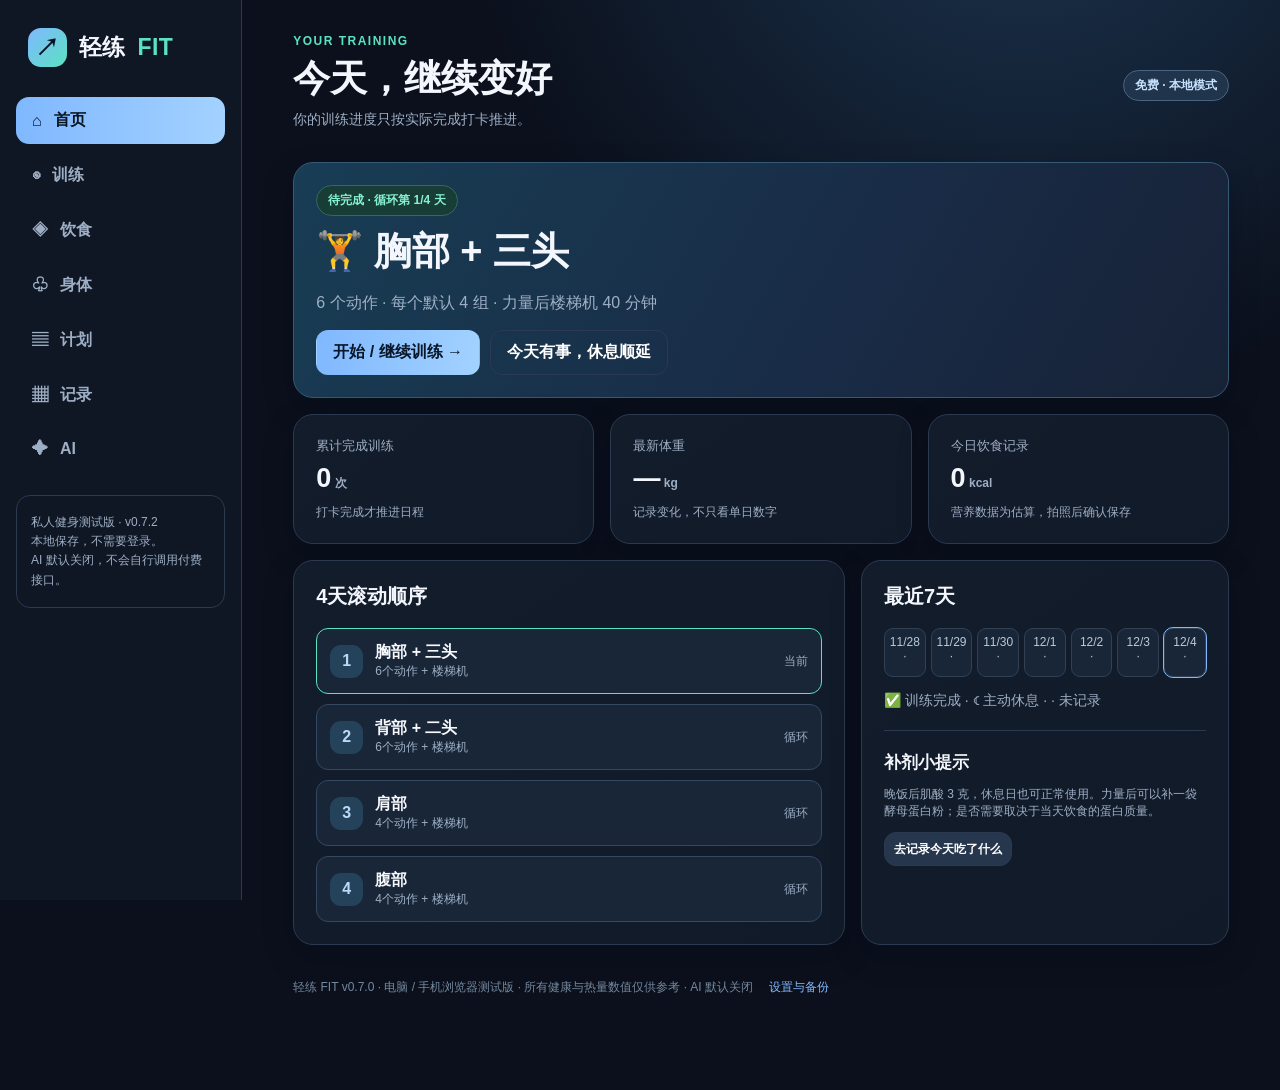
<file: index.html>
<!doctype html>
<html lang="zh-CN"><head><meta charset="UTF-8"><meta name="viewport" content="width=device-width,initial-scale=1,viewport-fit=cover"><title>轻练 FIT · 健身记录</title>
<style>
:root{--bg:#0b101c;--panel:#131c2b;--panel2:#1b273a;--line:#2b3a51;--text:#f3f6fc;--sub:#9eafc5;--blue:#80b8ff;--aqua:#5ae2c2;--orange:#ffbd80;--red:#fd929b;--shadow:0 12px 30px #03091640}*{box-sizing:border-box}body{margin:0;background:radial-gradient(circle at 80% -15%,#1c3550 0,transparent 35%),var(--bg);font-family:Inter,-apple-system,BlinkMacSystemFont,'Segoe UI','Microsoft Yahei',sans-serif;color:var(--text)}button,input,select,textarea{font:inherit}button{cursor:pointer}a{color:var(--blue)}.shell{display:grid;grid-template-columns:242px minmax(0,1fr);min-height:100vh}.sidebar{background:#101826e8;border-right:1px solid var(--line);padding:28px 16px;position:sticky;top:0;height:100vh}.brand{display:flex;align-items:center;gap:12px;padding:0 12px 30px;font-size:23px;font-weight:900;letter-spacing:.3px}.brandmark{display:grid;place-items:center;width:39px;height:39px;background:linear-gradient(135deg,var(--blue),var(--aqua));border-radius:13px;color:#081321;font-size:24px}.nav{display:grid;gap:8px}.navbtn{border:0;border-radius:13px;padding:13px 16px;display:flex;align-items:center;gap:12px;color:var(--sub);background:transparent;text-align:left;font-weight:650}.navbtn:hover{background:#223047;color:white}.navbtn.active{color:#081421;background:linear-gradient(90deg,var(--blue),#a3d2ff)}.sidehint{padding:17px 14px;line-height:1.6;color:var(--sub);font-size:12px;margin-top:24px;border:1px solid var(--line);border-radius:14px}.main{padding:34px clamp(18px,4vw,60px) 90px;max-width:1480px;width:100%;margin:auto}.pagebar{display:flex;align-items:center;justify-content:space-between;gap:14px;margin-bottom:26px}.eyebrow{font-size:12px;font-weight:800;letter-spacing:1.5px;color:var(--aqua)}h1{font-size:clamp(25px,3vw,37px);margin:6px 0}h2{font-size:20px;margin:0 0 18px}h3{margin:0 0 10px;font-size:17px}.muted{color:var(--sub)}.small{font-size:12px}.lead{font-size:14px;color:var(--sub);margin:7px 0}.chip{display:inline-flex;align-items:center;gap:5px;border:1px solid #486481;background:#20344c;color:#c7e1ff;padding:6px 11px;border-radius:20px;font-size:12px;font-weight:700}.chip.green{border-color:#336a5c;background:#183c36;color:#86f1d0}.chip.warn{border-color:#7d5b3f;background:#433020;color:#ffd0a4}.grid{display:grid;grid-template-columns:repeat(3,minmax(0,1fr));gap:16px}.cols2{display:grid;grid-template-columns:1.5fr 1fr;gap:16px}.card{background:linear-gradient(145deg,var(--panel),#111a28);border:1px solid var(--line);border-radius:20px;padding:22px;box-shadow:var(--shadow)}.hero{background:linear-gradient(120deg,#183d54 0%,#192b46 60%,#172236 100%);border-color:#345a76}.heroTitle{font-size:clamp(23px,3vw,38px);font-weight:850;line-height:1.35;margin:10px 0}.stat{font-size:27px;font-weight:850;margin:8px 0}.statlabel{font-size:13px;color:var(--sub)}.row{display:flex;align-items:center;gap:10px}.between{justify-content:space-between}.wrap{flex-wrap:wrap}.gap{height:16px}.btn{border:1px solid var(--line);background:#26364c;color:white;padding:11px 16px;border-radius:12px;font-weight:750;min-height:43px}.btn:hover{filter:brightness(1.12)}.btn.primary{background:linear-gradient(100deg,var(--blue),#a2d2ff);border-color:transparent;color:#091729}.btn.mint{background:var(--aqua);border:0;color:#092623}.btn.ghost{background:transparent}.btn.danger{background:#502b34;border-color:#79505a;color:#ffbdc6}.btn.sm{padding:6px 9px;font-size:12px;min-height:34px}.btn.block{width:100%}.btn:disabled{opacity:.45;cursor:not-allowed}.pill{padding:8px 12px;border-radius:13px;background:#1c2b3d;color:#bdd0e5;font-size:13px}.list{display:grid;gap:11px}.exercise{background:#192537;border:1px solid #304159;padding:17px;border-radius:16px}.exTop{display:flex;justify-content:space-between;align-items:center;gap:12px}.count{background:#294760;color:#a7ddff;border-radius:10px;padding:7px 10px;font-weight:900}.setrow{display:flex;gap:7px;align-items:center;flex-wrap:wrap;margin-top:14px}.setbtn{border:1px solid #46607a;border-radius:10px;background:#26384e;color:white;padding:9px 11px;font-size:12px;min-width:44px}.setbtn.done{background:#175947;border-color:#388e78;color:#a7ffe0}.setinput{width:75px;text-align:center;background:#101c2d;border:1px solid #40536b;border-radius:8px;color:white;padding:8px 4px;font-size:12px}.field{display:grid;gap:6px}.field label{font-size:12px;color:#bad0e6}.field input,.field select,.field textarea{width:100%;background:#0f1a2a;border:1px solid #40516a;padding:11px 12px;color:white;border-radius:10px;outline-color:var(--blue)}.field textarea{min-height:130px;resize:vertical}.formgrid{display:grid;grid-template-columns:repeat(2,1fr);gap:12px}.spaced{margin-top:15px}.divider{height:1px;background:var(--line);margin:20px 0}.note{padding:13px 15px;border:1px solid #37606b;border-radius:13px;background:#14303d;font-size:13px;color:#c3e9e5;line-height:1.7}.warning{padding:12px 15px;border:1px solid #74563a;border-radius:13px;background:#362719;font-size:13px;color:#f7d5aa}.empty{padding:28px;text-align:center;border:1px dashed #40516a;border-radius:15px;color:var(--sub)}.routine{display:grid;gap:10px}.daymini{display:flex;align-items:center;gap:12px;padding:13px;background:#182638;border:1px solid #354861;border-radius:12px}.daymini.current{border-color:var(--aqua)}.dot{width:33px;height:33px;border-radius:11px;display:grid;place-items:center;background:#24435b;color:#b8d9f8;font-weight:900}.floatright{margin-left:auto}.bigicon{font-size:29px}.chart{width:100%;height:230px;border-radius:12px;background:#101b2a;border:1px solid #283950}.photoGrid{display:grid;grid-template-columns:repeat(auto-fill,minmax(130px,1fr));gap:12px}.photo{border-radius:12px;overflow:hidden;background:#152438;border:1px solid #3b4b60}.photo img{width:100%;height:170px;object-fit:cover;display:block}.photo .label{padding:8px;font-size:12px;color:var(--sub)}.bottomnav{display:none}.split{display:grid;grid-template-columns:repeat(2,minmax(0,1fr));gap:14px}.chat{height:310px;overflow:auto;padding:12px;border-radius:13px;background:#0d1726;border:1px solid #33475b;display:flex;flex-direction:column;gap:12px}.bubble{max-width:91%;padding:11px 13px;border-radius:15px;background:#26384c;line-height:1.65;font-size:14px;white-space:pre-wrap;word-break:break-word}.bubble.me{align-self:flex-end;background:#244f59}.bubble.ai{align-self:flex-start}.switch{appearance:none;width:47px;height:26px;border-radius:99px;background:#516075;position:relative;cursor:pointer;border:0;flex-shrink:0}.switch:checked{background:#4cc6ac}.switch:after{content:'';position:absolute;left:4px;top:4px;width:18px;height:18px;border-radius:50%;background:white;transition:transform .2s}.switch:checked:after{transform:translateX(21px)}.toast{position:fixed;right:22px;bottom:24px;background:#225446;color:white;padding:12px 18px;border-radius:12px;border:1px solid #468e7b;z-index:20;box-shadow:var(--shadow)}.minorheading{font-size:14px;font-weight:750;color:#b1c9e2;margin-bottom:8px}.foot{margin-top:30px;font-size:12px;color:#74889f}strong{color:#f6f8fc}.miniProgress{height:8px;background:#304157;border-radius:99px;overflow:hidden}.miniProgress span{display:block;height:100%;background:linear-gradient(90deg,var(--blue),var(--aqua))}summary{cursor:pointer}.calendar{display:grid;grid-template-columns:repeat(7,minmax(0,1fr));gap:5px}.calcell{background:#182638;border:1px solid #304156;border-radius:9px;min-height:49px;text-align:center;padding:6px 2px;font-size:12px;color:#b9cada}.calcell.done{background:#1b4b44;border-color:#2e9a7e}.calcell.rest{background:#4b3b29;border-color:#8e663e}.calcell.today{outline:1px solid var(--blue)}.calhead{font-size:11px;text-align:center;color:var(--sub);padding-bottom:7px}.textbtn{border:0;background:none;color:var(--blue);padding:4px}.mutedbar{font-size:12px;color:#8194ab;margin-top:8px} @media(max-width:950px){.shell{display:block}.sidebar{display:none}.main{padding:20px 16px 105px}.bottomnav{display:flex;position:fixed;bottom:0;left:0;right:0;z-index:10;background:#101826ed;border-top:1px solid var(--line);padding:8px 4px max(8px,env(safe-area-inset-bottom));justify-content:space-around;backdrop-filter:blur(12px)}.bottomnav .navbtn{font-size:10px;padding:8px 5px;flex-direction:column;gap:4px;min-width:49px;align-items:center}.bottomnav .navbtn span:first-child{font-size:19px}.grid{grid-template-columns:repeat(2,minmax(0,1fr))}.cols2{grid-template-columns:1fr}}@media(max-width:560px){.grid,.split,.formgrid{grid-template-columns:1fr}.card{padding:17px}.heroTitle{font-size:25px}.pagebar{align-items:flex-start}.stat{font-size:24px}.exTop{align-items:start}.setinput{width:70px}.main{padding-left:12px;padding-right:12px}}
.bottomnav .navbtn{min-width:0;flex:1}.photo img{background:#0b101c}button:focus-visible{outline:2px solid var(--aqua);outline-offset:3px}</style><link rel="stylesheet" href="training-details.css"><link rel="stylesheet" href="nutrition.css"><link rel="stylesheet" href="mobile.css"><link rel="stylesheet" href="meal-photo.css"></head><body><header id="fitAppBar" class="fit-appbar"><button class="textbtn" data-fit-mobile="back" aria-label="返回首页" hidden>‹ 返回</button><strong data-fit-app-title>轻练 FIT</strong><button class="btn sm" data-tab="settings">设置与备份</button></header><div class="shell"><aside class="sidebar"><div class="brand"><div class="brandmark">↗</div>轻练 <span style="color:var(--aqua)">FIT</span></div><nav class="nav" id="desktopNav"></nav><div class="sidehint">私人健身测试版 · v0.7.2<br>本地保存，不需要登录。<br>AI 默认关闭，不会自行调用付费接口。</div></aside><main class="main"><div id="app"></div></main></div><nav id="bottomNav" class="bottomnav"></nav><div id="toastbox"></div><script src="mobile-bootstrap.js"></script><script src="app.js"></script><script src="exercise-guides.js"></script><script src="training-details.js"></script><script src="food-database.js"></script><script src="nutrition.js"></script><script src="enhancements.js"></script><script src="mobile-app.js"></script>
<script src="mobile-ai.js"></script><script src="meal-photo.js"></script></body></html>
</file>
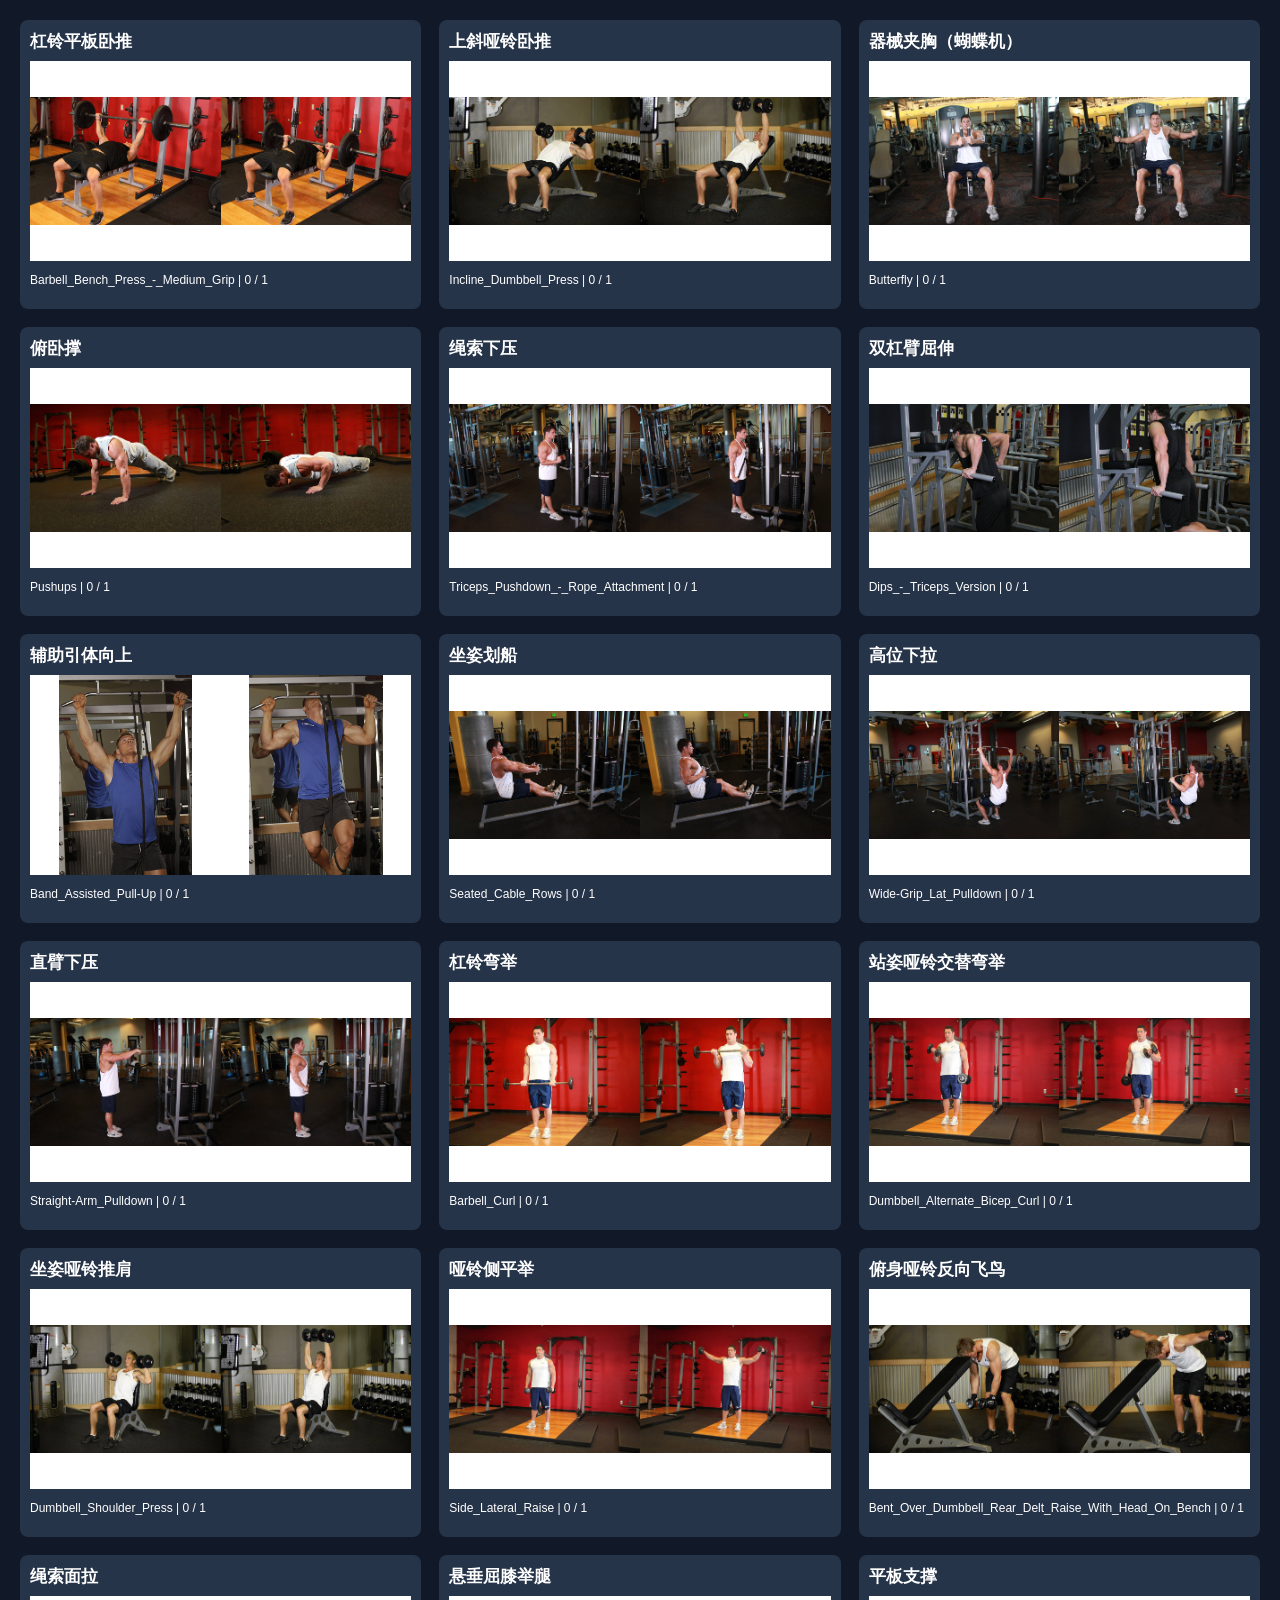
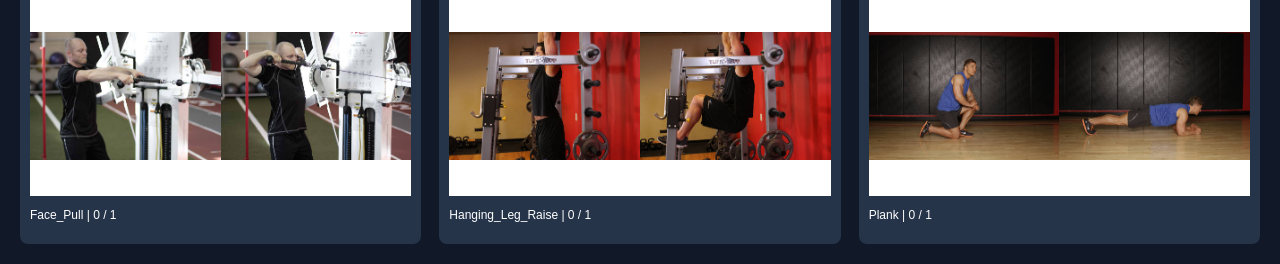
<file: asset-review.html>
<!doctype html><html><meta charset="utf-8"><style>body{font:18px sans-serif;background:#111827;color:white;margin:20px}main{display:grid;grid-template-columns:repeat(3,1fr);gap:18px}article{background:#263449;padding:10px;border-radius:8px}h2{font-size:17px;margin:0 0 8px}div{display:flex;background:white}img{width:50%;height:200px;object-fit:contain}p{font-size:12px}</style><main><article><h2>杠铃平板卧推</h2><div><img src="assets/exercises/Barbell_Bench_Press_-_Medium_Grip/0.jpg"><img src="assets/exercises/Barbell_Bench_Press_-_Medium_Grip/1.jpg"></div><p>Barbell_Bench_Press_-_Medium_Grip | 0 / 1</p></article><article><h2>上斜哑铃卧推</h2><div><img src="assets/exercises/Incline_Dumbbell_Press/0.jpg"><img src="assets/exercises/Incline_Dumbbell_Press/1.jpg"></div><p>Incline_Dumbbell_Press | 0 / 1</p></article><article><h2>器械夹胸（蝴蝶机）</h2><div><img src="assets/exercises/Butterfly/0.jpg"><img src="assets/exercises/Butterfly/1.jpg"></div><p>Butterfly | 0 / 1</p></article><article><h2>俯卧撑</h2><div><img src="assets/exercises/Pushups/0.jpg"><img src="assets/exercises/Pushups/1.jpg"></div><p>Pushups | 0 / 1</p></article><article><h2>绳索下压</h2><div><img src="assets/exercises/Triceps_Pushdown_-_Rope_Attachment/0.jpg"><img src="assets/exercises/Triceps_Pushdown_-_Rope_Attachment/1.jpg"></div><p>Triceps_Pushdown_-_Rope_Attachment | 0 / 1</p></article><article><h2>双杠臂屈伸</h2><div><img src="assets/exercises/Dips_-_Triceps_Version/0.jpg"><img src="assets/exercises/Dips_-_Triceps_Version/1.jpg"></div><p>Dips_-_Triceps_Version | 0 / 1</p></article><article><h2>辅助引体向上</h2><div><img src="assets/exercises/Band_Assisted_Pull-Up/0.jpg"><img src="assets/exercises/Band_Assisted_Pull-Up/1.jpg"></div><p>Band_Assisted_Pull-Up | 0 / 1</p></article><article><h2>坐姿划船</h2><div><img src="assets/exercises/Seated_Cable_Rows/0.jpg"><img src="assets/exercises/Seated_Cable_Rows/1.jpg"></div><p>Seated_Cable_Rows | 0 / 1</p></article><article><h2>高位下拉</h2><div><img src="assets/exercises/Wide-Grip_Lat_Pulldown/0.jpg"><img src="assets/exercises/Wide-Grip_Lat_Pulldown/1.jpg"></div><p>Wide-Grip_Lat_Pulldown | 0 / 1</p></article><article><h2>直臂下压</h2><div><img src="assets/exercises/Straight-Arm_Pulldown/0.jpg"><img src="assets/exercises/Straight-Arm_Pulldown/1.jpg"></div><p>Straight-Arm_Pulldown | 0 / 1</p></article><article><h2>杠铃弯举</h2><div><img src="assets/exercises/Barbell_Curl/0.jpg"><img src="assets/exercises/Barbell_Curl/1.jpg"></div><p>Barbell_Curl | 0 / 1</p></article><article><h2>站姿哑铃交替弯举</h2><div><img src="assets/exercises/Dumbbell_Alternate_Bicep_Curl/0.jpg"><img src="assets/exercises/Dumbbell_Alternate_Bicep_Curl/1.jpg"></div><p>Dumbbell_Alternate_Bicep_Curl | 0 / 1</p></article><article><h2>坐姿哑铃推肩</h2><div><img src="assets/exercises/Dumbbell_Shoulder_Press/0.jpg"><img src="assets/exercises/Dumbbell_Shoulder_Press/1.jpg"></div><p>Dumbbell_Shoulder_Press | 0 / 1</p></article><article><h2>哑铃侧平举</h2><div><img src="assets/exercises/Side_Lateral_Raise/0.jpg"><img src="assets/exercises/Side_Lateral_Raise/1.jpg"></div><p>Side_Lateral_Raise | 0 / 1</p></article><article><h2>俯身哑铃反向飞鸟</h2><div><img src="assets/exercises/Bent_Over_Dumbbell_Rear_Delt_Raise_With_Head_On_Bench/0.jpg"><img src="assets/exercises/Bent_Over_Dumbbell_Rear_Delt_Raise_With_Head_On_Bench/1.jpg"></div><p>Bent_Over_Dumbbell_Rear_Delt_Raise_With_Head_On_Bench | 0 / 1</p></article><article><h2>绳索面拉</h2><div><img src="assets/exercises/Face_Pull/0.jpg"><img src="assets/exercises/Face_Pull/1.jpg"></div><p>Face_Pull | 0 / 1</p></article><article><h2>悬垂屈膝举腿</h2><div><img src="assets/exercises/Hanging_Leg_Raise/0.jpg"><img src="assets/exercises/Hanging_Leg_Raise/1.jpg"></div><p>Hanging_Leg_Raise | 0 / 1</p></article><article><h2>平板支撑</h2><div><img src="assets/exercises/Plank/0.jpg"><img src="assets/exercises/Plank/1.jpg"></div><p>Plank | 0 / 1</p></article></main></html>
</file>
<file: training-details.css>
.training-heading{margin:0 0 24px}.training-heading>p:first-child{font-size:13px;margin:0 0 4px}.training-heading h1{margin:0 0 8px}.training-overview{display:grid;grid-template-columns:1fr auto;gap:18px;background:#17283a;border:1px solid #35536a;border-radius:18px;padding:22px}.training-overview h2{font-size:26px;margin:9px 0}.training-overview p{margin:0;font-size:13px}.training-day{color:#a8d7f9;font-size:13px;font-weight:650}.training-progress{display:flex;flex-direction:column;justify-content:center;align-items:flex-end;gap:4px}.training-progress>strong{font-size:34px;font-variant-numeric:tabular-nums}.training-progress strong span{font-size:18px;color:var(--sub)}.training-progress>span{font-size:12px;color:var(--sub)}.training-overview .miniProgress{grid-column:1/-1;height:5px}.training-toolbar{display:flex;align-items:center;flex-wrap:wrap;gap:12px;margin:15px 0 24px}.training-layout{display:grid;grid-template-columns:minmax(0,1fr) 300px;align-items:start;gap:22px}.exercise-cards{display:grid;gap:24px;min-width:0}.exercise-card{min-width:0;overflow:hidden;background:#151f2f;border:1px solid #34445b;border-radius:18px}.exercise-card.is-complete{border-color:#4d9787}.exercise-card-heading{display:flex;align-items:center;gap:10px;padding:18px}.exercise-card-heading h2{font-size:19px;line-height:1.4;margin:0;flex:1}.exercise-order{color:#8ea6bc;font-size:13px;font-weight:700;min-width:22px}.exercise-state{font-size:11px;white-space:nowrap;color:#b9c8d8;border:1px solid #4a5c71;border-radius:20px;padding:5px 9px}.exercise-state.is-complete{color:#9debd6;background:#21483e;border-color:#438572}.exercise-media{display:grid;grid-template-columns:repeat(2,minmax(0,1fr));gap:1px;background:#d7dfe5}.exercise-media figure{margin:0;min-width:0;background:#f2f4f6}.exercise-media a{display:block;background:#fff}.exercise-media img{width:100%;height:auto;aspect-ratio:1.35;object-fit:contain;display:block}.exercise-media figcaption{padding:9px 6px;text-align:center;color:#344255;font-size:12px;font-weight:650}.exercise-media-single,.exercise-media-reference{grid-template-columns:1fr}.exercise-media-single img{aspect-ratio:2;max-height:310px}.exercise-media-reference img{aspect-ratio:auto;height:auto;max-height:none}.exercise-media-reference figcaption{font-size:11px}.exercise-media-pending{min-height:170px;display:flex;flex-direction:column;justify-content:center;align-items:center;gap:8px;text-align:center;border-block:1px dashed #56667a;color:var(--sub);background:#0f1927;padding:20px}.exercise-media-pending span{font-size:32px}.exercise-media-pending p{margin:0;font-size:12px}.exercise-card-body{padding:18px}.exercise-target{font-size:20px;font-weight:750;color:#d7ebfc;margin-bottom:14px}.exercise-cues{font-size:13px;line-height:1.85;color:#aebed0;margin:0 0 18px;padding-left:18px}.exercise-complete-button{display:flex;justify-content:center;align-items:center;gap:10px;min-height:48px;width:100%;padding:12px;border:1px solid #56708a;border-radius:11px;background:#23364b;color:#e1edf7;font-weight:700;font-size:14px;touch-action:manipulation}.exercise-complete-button span{font-size:22px;line-height:1}.exercise-complete-button.is-complete{border-color:#4a9c83;background:#1e4c40;color:#b5f5df}.exercise-complete-button:active{transform:scale(.99)}.legacy-draft-note{font-size:11px;color:#d0c3a5}.training-side{position:sticky;top:22px;display:grid;gap:16px}.training-side .card{border-radius:16px;padding:20px;box-shadow:none;background:#131e2e}.training-side h2{font-size:17px;margin-bottom:14px}.cardio-target{font-size:13px;color:var(--sub)}.cardio-target strong{font-size:38px;font-variant-numeric:tabular-nums;margin-right:5px}.training-supplement{font-size:12px;line-height:1.8;color:var(--sub);padding:0 4px;margin:0}.training-submit{border-top:1px solid #3c5067;padding-top:18px}.training-submit>span{display:block;color:var(--sub);font-size:13px;margin-bottom:10px}.training-submit button{min-height:52px}.training-submit p{font-size:11px;text-align:center;color:var(--sub);line-height:1.6}.training-cycle-choice{padding-block:32px}.training-cycle-choice .row{margin-top:24px}
@media(max-width:1150px){.training-layout{grid-template-columns:minmax(0,1fr) 260px}.training-overview{padding:19px}.training-side .card{padding:17px}}
@media(max-width:950px){.training-heading{margin-bottom:18px}.training-layout{grid-template-columns:1fr}.training-side{position:static;grid-template-columns:1fr}.training-supplement,.training-submit{grid-column:1/-1}.training-side .training-submit{margin-bottom:6px}.training-overview h2{font-size:25px}.training-submit button{font-size:16px}.training-overview{padding:18px}}
@media(max-width:560px){.training-heading h1{font-size:28px}.training-layout{gap:22px}.exercise-card-heading{padding:15px 13px;gap:8px}.exercise-card-heading h2{font-size:17px}.exercise-order{font-size:12px;min-width:18px}.exercise-card-body{padding:16px}.exercise-target{font-size:19px}.exercise-cues{font-size:12px;line-height:1.9}.exercise-state{font-size:10px;padding:5px 8px}.exercise-media img{aspect-ratio:1.1}.exercise-media-single img{aspect-ratio:1.75}.exercise-media-reference img{aspect-ratio:auto}.exercise-media figcaption{font-size:11px}.exercise-cards{gap:20px}.training-side{grid-template-columns:1fr}.training-supplement,.training-submit{grid-column:auto}.training-overview{gap:14px}.training-overview h2{font-size:24px}.training-progress>strong{font-size:30px}.training-progress strong span{font-size:16px}.training-toolbar .small{margin-left:auto;font-size:11px}.training-submit{background:#0e1826;border:1px solid #30465e;border-radius:14px;padding:18px}.training-submit p{margin-bottom:0}}
@media(prefers-reduced-motion:reduce){.exercise-complete-button:active{transform:none}}
.cardio-clock{border-top:1px solid #33485e;margin-top:18px;padding-top:10px}.cardio-clock output{display:block;font-size:34px;font-weight:750;font-variant-numeric:tabular-nums;margin:8px 0 16px;color:#d7ebfc}.cardio-clock .row{gap:8px}.cardio-clock .small{line-height:1.7}

.exercise-technique{scroll-margin-top:80px;border:1px solid #354b60;border-radius:12px;background:#111e2d;margin:0 0 18px;overflow:hidden}.exercise-technique>summary{display:flex;align-items:center;justify-content:space-between;gap:12px;min-height:58px;padding:13px 14px;list-style:none;touch-action:manipulation}.exercise-technique>summary::-webkit-details-marker{display:none}.exercise-technique>summary strong{font-size:14px;font-weight:700;color:#dcebf8}.exercise-technique>summary small{display:block;margin-top:4px;color:#a2b5c9;font-size:11px;line-height:1.5}.exercise-technique>summary:focus-visible{outline:2px solid var(--aqua);outline-offset:-3px;border-radius:10px}.exercise-technique[open]>summary{border-bottom:1px solid #354b60;background:#192b3d}.technique-chevron{font-size:23px;line-height:1;color:#a3cce1;flex-shrink:0}.exercise-technique[open] .technique-chevron{transform:rotate(180deg)}.technique-body{padding:4px 14px 15px;overflow-wrap:anywhere}.technique-target{font-size:13px;line-height:1.8;color:#cfdeed;padding:11px 0 13px;margin:0}.technique-target>span{display:block;font-size:11px;color:#91b8c8;margin-bottom:4px}.technique-sections{margin:0}.technique-section{padding:13px 0;border-top:1px solid #2a3d51;display:grid;grid-template-columns:100px minmax(0,1fr);gap:12px}.technique-section dt{font-size:12px;font-weight:700;color:#a9d9d0;line-height:1.9}.technique-section dd{margin:0;min-width:0}.technique-section ul{margin:0;padding-left:18px;font-size:13px;line-height:1.95;color:#c1cfe0}.technique-section li+li{margin-top:6px}.technique-note{font-size:12px;line-height:1.85;color:#d7ceae;background:#292b27;border-left:2px solid #a39667;padding:10px 11px;margin:0 0 10px}.technique-sources{display:grid;gap:7px;border-top:1px solid #2a3d51;padding-top:13px;font-size:11px;line-height:1.65}.technique-sources>span{color:#8da3b9}.technique-sources a{color:#a9cde4;text-decoration:underline;text-underline-offset:3px}.exercise-technique-pending{font-size:12px;line-height:1.8;color:#b8ad91;margin:0 0 18px}.exercise-card{scroll-margin-top:80px}
@media(max-width:560px){.technique-section{grid-template-columns:minmax(0,1fr);gap:5px;padding:12px 0}.technique-section ul{font-size:12px;line-height:1.95}.technique-body{padding:3px 12px 13px}.exercise-technique>summary{padding:12px}.technique-target{font-size:12px}}
</file>
<file: nutrition.css>
.nutrition-stats{display:grid;grid-template-columns:repeat(3,minmax(0,1fr));gap:14px}.nutrition-stats .stat small{font-size:13px;font-weight:500;color:var(--sub)}.nutrition-stats p{line-height:1.6}.nutrition-modes{display:flex;gap:8px;padding:5px;background:#101b29;border:1px solid #35475e;border-radius:12px}.nutrition-modes button{flex:1;min-height:46px;border:0;border-radius:9px;color:#b4c6da;background:transparent;font-weight:700}.nutrition-modes button.active{background:#294c64;color:#e3f5ff}.nutrition-layout{display:grid;grid-template-columns:minmax(0,1.15fr) minmax(0,1fr);gap:18px;align-items:start}.nutrition-tools-column{display:grid;gap:16px;min-width:0}.nutrition-tools{display:grid;gap:16px}.nutrition-results{display:grid;gap:7px;max-height:300px;overflow:auto}.nutrition-result{display:flex;align-items:center;justify-content:space-between;gap:10px;border:1px solid #344d65;border-radius:9px;padding:12px;color:#d9e8f6;background:#152435;text-align:left;min-height:48px}.nutrition-result.selected{border-color:#71c7af;background:#1b3a3a}.nutrition-result span{color:var(--sub);font-size:11px;flex-shrink:0}.nutrition-result strong{font-size:13px}.nutrition-calculation{background:#172e3c;border:1px solid #365865;border-radius:12px;padding:15px}.nutrition-calculation strong{font-size:18px}.nutrition-calculation p{font-size:12px;line-height:1.8;color:#b6d6de;margin-bottom:0}#foodForm>.field{margin-top:16px}#enhancedFoodForm>.field{margin-top:15px}.nutrition-layout .card{box-shadow:none}.nutrition-layout .warning{line-height:1.8}.nutrition-layout h2{font-size:19px}.nutrition-layout input[type=file]{max-width:100%;font-size:12px}
@media(max-width:1100px){.nutrition-layout{grid-template-columns:1fr}.nutrition-tools{grid-template-columns:repeat(2,minmax(0,1fr))}}
@media(max-width:600px){.nutrition-stats{grid-template-columns:1fr}.nutrition-stats .card{padding:17px}.nutrition-tools{grid-template-columns:1fr}.nutrition-layout{gap:16px}.nutrition-result{gap:8px}.nutrition-result span{max-width:45%;line-height:1.5;text-align:right;flex-shrink:1}.nutrition-modes button{font-size:13px}.nutrition-layout .btn{font-size:13px}.pagebar:has(#nutritionDate){align-items:flex-start;flex-wrap:wrap}}
@media(max-width:600px){.nutrition-stats{gap:8px}.nutrition-stats .card{display:grid;grid-template-columns:1fr auto;align-items:center;gap:8px;padding:14px}.nutrition-stats .stat{font-size:24px;line-height:1.2}.nutrition-stats p{grid-column:1/-1;margin:0;font-size:11px}.nutrition-tools-column{display:contents}.nutrition-layout>div:last-child{grid-row:2}.nutrition-results{max-height:230px}}
.nutrition-pending-ai{border-color:#659dce;background:#172d40}.nutrition-pending-ai p{line-height:1.8}.nutrition-pending-ai .btn{min-height:44px}.nutrition-edit-override{display:flex;align-items:center;gap:9px;line-height:1.6}.nutrition-edit-override input{width:auto;min-width:19px;min-height:19px}.nutrition-meal-editor input[readonly]{background:#172332;color:#b7c9d8;opacity:.85}.nutrition-meal-editor #mealEdit>.field{margin-top:15px}.nutrition-meal-editor{scroll-margin-top:18px}
</file>
<file: mobile.css>
.fit-appbar{display:none}.fit-image-dialog{position:fixed;inset:0;z-index:100;background:#080d17f5;padding:22px;display:flex;align-items:center;justify-content:center;flex-direction:column;gap:20px}.fit-image-dialog img{max-width:100%;max-height:80vh;object-fit:contain}.fit-mobile-storage p{line-height:1.8}.fit-mobile-storage .btn{min-height:44px}
@media(max-width:950px){.fit-appbar{position:sticky;top:0;z-index:15;display:flex;align-items:center;justify-content:space-between;gap:12px;background:#101826f5;border-bottom:1px solid var(--line);min-height:52px;padding:7px 12px}.fit-appbar button{min-height:38px}.fit-appbar strong{font-size:15px;letter-spacing:.2px}.main{padding-top:18px;padding-bottom:calc(110px + env(safe-area-inset-bottom))}.bottomnav{padding-bottom:max(8px,env(safe-area-inset-bottom));}.toast{left:14px;right:14px;bottom:calc(88px + env(safe-area-inset-bottom));z-index:80}.fit-native .foot{font-size:11px}.fit-native .bottomnav .navbtn{min-height:48px}input,select,textarea{font-size:16px}.fit-mobile-storage .row{align-items:stretch}.fit-mobile-storage .btn{flex:1 1 150px}}
</file>
<file: meal-photo.css>
.meal-page-heading{align-items:flex-start}.meal-page-heading h1{font-size:30px}.meal-page-heading .field{max-width:160px}.meal-summary{display:grid;grid-template-columns:1fr 1fr;gap:12px 24px;padding:0 2px 22px;margin-bottom:20px;border-bottom:1px solid var(--line)}.meal-summary>div>span{display:block;color:var(--sub);font-size:12px}.meal-summary strong{display:block;font-size:30px;font-weight:800;margin-top:5px}.meal-summary strong small{font-size:13px;font-weight:500;color:var(--sub)}.meal-summary>p,.meal-summary>details{grid-column:1/-1;margin:0;color:var(--sub);font-size:12px;line-height:1.7}.meal-summary details p{color:var(--sub);font-size:12px;line-height:1.8}.meal-photo-layout{display:grid;grid-template-columns:minmax(0,1fr) minmax(0,1fr);gap:26px;align-items:start}.meal-capture{padding:20px;box-shadow:none;background:#121f2e}.meal-capture-heading{display:flex;align-items:center;justify-content:space-between;gap:12px}.meal-capture-heading h2{margin:0}.meal-slots{display:grid;grid-template-columns:repeat(4,1fr);gap:5px;margin:18px 0 14px}.meal-slots button{padding:10px 4px;min-height:43px;border:1px solid #35475b;border-radius:10px;color:#bbcce0;background:#162435}.meal-slots button.selected{border-color:#80b8ff;background:#284f69;color:#fff;font-weight:750}.meal-photo-stage{position:relative;aspect-ratio:16/10;background:#0b1523;border:1px dashed #436079;border-radius:13px;overflow:hidden;display:grid;place-items:center}.meal-photo-stage.has-photo{border-style:solid}.meal-photo-stage>img{width:100%;height:100%;position:absolute;object-fit:contain}.meal-photo-empty{text-align:center;padding:20px;color:#dceaf9;display:grid;justify-items:center;gap:9px}.meal-photo-empty svg{width:53px;height:53px;fill:none;stroke:#8cb8d8;stroke-width:2;stroke-linecap:round;stroke-linejoin:round;margin-bottom:7px}.meal-photo-empty strong{font-size:17px}.meal-photo-empty span{font-size:12px;color:var(--sub)}.meal-remove{position:absolute;right:9px;top:9px;width:35px;height:35px;border-radius:50%;border:1px solid #7890a5;background:#0c1826dc;color:white;font-size:23px}.meal-hidden-input{position:absolute;width:1px;height:1px;opacity:0;overflow:hidden;pointer-events:none}.meal-camera-actions{display:grid;grid-template-columns:1.1fr 1fr;gap:9px;margin:13px 0 18px}.meal-camera-actions button{font-size:14px}.meal-capture-meta{display:grid;grid-template-columns:140px minmax(0,1fr);gap:12px}.meal-capture-meta .field input{min-width:0}.meal-recognition-actions{display:grid;gap:10px;margin-top:17px}.meal-photo-message{margin:16px 0 0}.meal-photo-help{line-height:1.8;margin:14px 0 0}.meal-photo-help .textbtn{font-size:12px}.meal-review{margin-top:18px}.meal-review #foodForm>.field{margin-top:14px}.meal-review p{line-height:1.7}.meal-pending{border-color:#659dce}.meal-manual{padding:15px 0;color:var(--sub);font-size:13px}.meal-manual summary{min-height:35px}.meal-journal h2{font-size:19px;margin-bottom:14px}.meal-journal-grid{display:grid;gap:16px}.meal-slot{border-bottom:1px solid var(--line);padding:0 0 17px}.meal-slot h3{font-size:14px;margin-bottom:11px;display:flex;justify-content:space-between;align-items:center}.meal-slot h3>span{font-size:11px;color:var(--sub);font-weight:500}.meal-slot-empty{display:flex;align-items:center;justify-content:space-between;gap:8px;min-height:56px;color:#859aaf;font-size:12px}.meal-entry{display:flex;gap:13px;margin-top:12px;min-width:0;background:#142131;padding:12px;border-radius:12px}.meal-entry-image{border:0;padding:0;border-radius:9px;overflow:hidden;flex:0 0 88px;height:100px;background:#0d1723}.meal-entry-image img{display:block;width:100%;height:100%;object-fit:cover}.meal-entry-body{min-width:0;flex:1}.meal-entry-body>strong{font-size:14px;overflow-wrap:anywhere}.meal-entry-body>p{font-size:12px;color:#b9d9e1;line-height:1.7;margin:8px 0 4px}.meal-entry-body .textbtn{font-size:11px;padding:3px}.meal-entry-body .row{gap:6px;margin-top:8px}.meal-history{max-height:330px;overflow:auto;font-size:12px;color:var(--sub)}.meal-back{margin-bottom:16px}.meal-manual .btn{margin-top:10px}@media(max-width:950px){.meal-photo-layout{grid-template-columns:1fr;gap:22px}.meal-journal-grid{grid-template-columns:repeat(2,minmax(0,1fr));gap:18px}.meal-page-heading h1{font-size:27px}}@media(max-width:560px){.meal-page-heading{gap:10px;margin-bottom:20px}.meal-page-heading .field{max-width:141px}.meal-page-heading input{font-size:13px;min-height:42px;padding:9px}.meal-page-heading .lead{font-size:12px}.meal-capture{padding:16px}.meal-capture h2{font-size:18px}.meal-capture-meta{grid-template-columns:1fr}.meal-journal-grid{grid-template-columns:1fr;gap:13px}.meal-summary strong{font-size:27px}.meal-photo-empty{padding:12px;gap:7px}.meal-photo-empty svg{width:43px;height:43px}.meal-camera-actions .btn{padding:11px 6px;font-size:13px}.meal-entry-image{flex-basis:82px;height:96px}.meal-entry-body .row{flex-wrap:wrap}.meal-entry-body>p{font-size:12px}.meal-slots{margin-top:16px}.meal-summary{margin-bottom:17px;padding-bottom:17px}.meal-recognition-actions>.textbtn{min-height:42px}}
</file>
